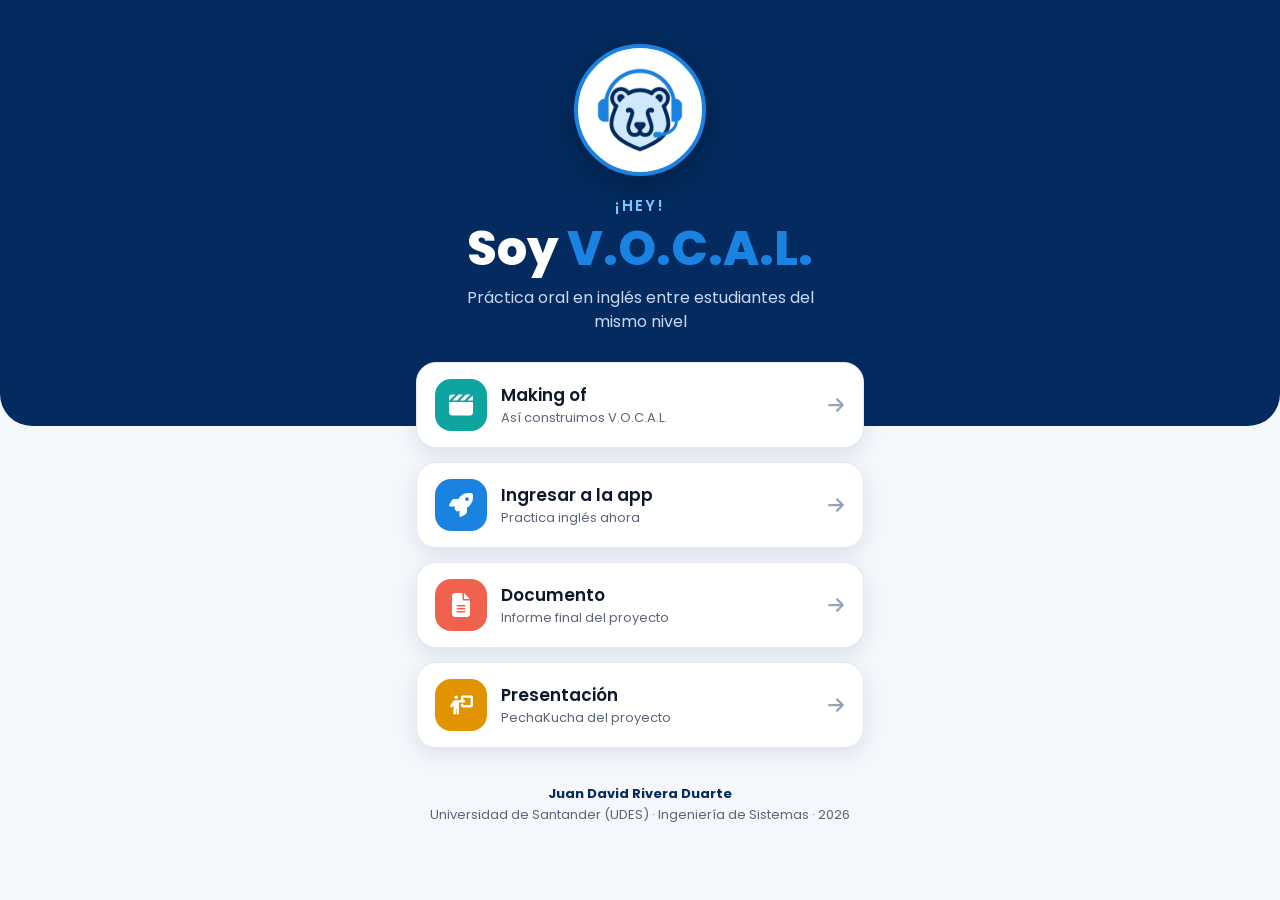
<file: index.html>
<!doctype html>
<html lang="es">
<head>
<meta charset="utf-8">
<meta name="viewport" content="width=device-width, initial-scale=1">
<title>V.O.C.A.L.</title>
<meta name="description" content="¡Hey! Soy V.O.C.A.L.: práctica oral en inglés entre estudiantes del mismo nivel.">
<meta name="theme-color" content="#032B5F">
<link rel="icon" href="[data-uri]">
<link rel="preconnect" href="https://fonts.googleapis.com">
<link rel="preconnect" href="https://fonts.gstatic.com" crossorigin>
<link href="https://fonts.googleapis.com/css2?family=Poppins:wght@500;600;800&display=swap" rel="stylesheet">
<style>
  :root { --navy:#032B5F; --navy2:#0B3A78; --blue:#1A82E1; --light:#D2E8FD; --teal:#0EA5A0; --coral:#F0624D; --amber:#E29400; --ink:#0F172A; --muted:#5B6478; --bg:#F4F7FB; }
  * { box-sizing:border-box; margin:0; }
  body { font-family:'Poppins', system-ui, -apple-system, 'Segoe UI', Roboto, Arial, sans-serif; background:var(--bg); color:var(--ink); min-height:100vh; }
  .hero { background:var(--navy); color:#fff; text-align:center; padding:44px 16px 92px; border-radius:0 0 32px 32px; }
  .logo { width:132px; height:132px; border-radius:50%; background:#fff; border:4px solid var(--blue); display:grid; place-items:center; margin:0 auto 18px; box-shadow:0 10px 30px rgba(0,0,0,.25); }
  .logo img { width:106px; height:106px; }
  .hey { font-size:15px; font-weight:600; letter-spacing:.14em; text-transform:uppercase; color:#7CC4FF; }
  h1 { font-size:clamp(34px, 9vw, 48px); font-weight:800; line-height:1.1; margin-top:6px; }
  h1 span { color:var(--blue); }
  .sub { font-size:16px; color:#C9D8F5; margin:10px auto 0; max-width:360px; line-height:1.5; }
  main { max-width:480px; margin:-64px auto 0; padding:0 16px 36px; display:grid; gap:14px; }
  .btn { display:flex; align-items:center; gap:14px; background:#fff; border-radius:20px; padding:16px 18px; text-decoration:none; color:var(--ink); box-shadow:0 6px 20px rgba(3,43,95,.10); border:1px solid #E2E8F0; transition:transform .15s ease, box-shadow .15s ease; }
  .btn:hover, .btn:focus-visible { transform:translateY(-2px); box-shadow:0 10px 26px rgba(3,43,95,.16); outline:none; }
  .badge { flex:none; width:52px; height:52px; border-radius:16px; display:grid; place-items:center; color:#fff; }
  .ic { width:24px; height:24px; }
  .txt { flex:1; display:flex; flex-direction:column; }
  .txt strong { font-size:17px; font-weight:600; }
  .txt small { font-size:13px; color:var(--muted); }
  .arrow { width:18px; height:18px; color:#94A3B8; flex:none; }
  .teal .badge { background:var(--teal); } .blue .badge { background:var(--blue); } .coral .badge { background:var(--coral); } .amber .badge { background:var(--amber); }
  footer { text-align:center; color:var(--muted); font-size:13px; padding:0 16px 32px; line-height:1.6; }
  footer b { color:var(--navy); }
</style>
</head>
<body>
  <header class="hero">
    <div class="logo"><img src="[data-uri]" alt="Logo de V.O.C.A.L."></div>
    <p class="hey">¡Hey!</p>
    <h1>Soy <span>V.O.C.A.L.</span></h1>
    <p class="sub">Práctica oral en inglés entre estudiantes del mismo nivel</p>
  </header>
  <main>
      <a class="btn teal" href="https://drive.google.com/file/d/1z0U7MqEe-kq87E4YvRNWMBNq_wOF7Msv/view?usp=sharing" target="_blank" rel="noopener">
        <span class="badge"><svg class="ic" aria-hidden="true" stroke="currentColor" fill="currentColor" stroke-width="0" viewBox="0 0 512 512" height="1em" width="1em" xmlns="http://www.w3.org/2000/svg"><path d="M448 32l-86.1 0-1 1-127 127 92.1 0 1-1L453.8 32.3c-1.9-.2-3.8-.3-5.8-.3zm64 128l0-64c0-15.1-5.3-29.1-14-40l-104 104L512 160zM294.1 32l-92.1 0-1 1L73.9 160l92.1 0 1-1 127-127zM64 32C28.7 32 0 60.7 0 96l0 64 6.1 0 1-1 127-127L64 32zM512 192L0 192 0 416c0 35.3 28.7 64 64 64l384 0c35.3 0 64-28.7 64-64l0-224z"></path></svg></span>
        <span class="txt"><strong>Making of</strong><small>Así construimos V.O.C.A.L.</small></span>
        <svg class="arrow" aria-hidden="true" stroke="currentColor" fill="currentColor" stroke-width="0" viewBox="0 0 448 512" height="1em" width="1em" xmlns="http://www.w3.org/2000/svg"><path d="M438.6 278.6c12.5-12.5 12.5-32.8 0-45.3l-160-160c-12.5-12.5-32.8-12.5-45.3 0s-12.5 32.8 0 45.3L338.8 224 32 224c-17.7 0-32 14.3-32 32s14.3 32 32 32l306.7 0L233.4 393.4c-12.5 12.5-12.5 32.8 0 45.3s32.8 12.5 45.3 0l160-160z"></path></svg>
      </a>
      <a class="btn blue" href="https://vocal-ot05.onrender.com" target="_blank" rel="noopener">
        <span class="badge"><svg class="ic" aria-hidden="true" stroke="currentColor" fill="currentColor" stroke-width="0" viewBox="0 0 512 512" height="1em" width="1em" xmlns="http://www.w3.org/2000/svg"><path d="M156.6 384.9L125.7 354c-8.5-8.5-11.5-20.8-7.7-32.2c3-8.9 7-20.5 11.8-33.8L24 288c-8.6 0-16.6-4.6-20.9-12.1s-4.2-16.7 .2-24.1l52.5-88.5c13-21.9 36.5-35.3 61.9-35.3l82.3 0c2.4-4 4.8-7.7 7.2-11.3C289.1-4.1 411.1-8.1 483.9 5.3c11.6 2.1 20.6 11.2 22.8 22.8c13.4 72.9 9.3 194.8-111.4 276.7c-3.5 2.4-7.3 4.8-11.3 7.2l0 82.3c0 25.4-13.4 49-35.3 61.9l-88.5 52.5c-7.4 4.4-16.6 4.5-24.1 .2s-12.1-12.2-12.1-20.9l0-107.2c-14.1 4.9-26.4 8.9-35.7 11.9c-11.2 3.6-23.4 .5-31.8-7.8zM384 168a40 40 0 1 0 0-80 40 40 0 1 0 0 80z"></path></svg></span>
        <span class="txt"><strong>Ingresar a la app</strong><small>Practica inglés ahora</small></span>
        <svg class="arrow" aria-hidden="true" stroke="currentColor" fill="currentColor" stroke-width="0" viewBox="0 0 448 512" height="1em" width="1em" xmlns="http://www.w3.org/2000/svg"><path d="M438.6 278.6c12.5-12.5 12.5-32.8 0-45.3l-160-160c-12.5-12.5-32.8-12.5-45.3 0s-12.5 32.8 0 45.3L338.8 224 32 224c-17.7 0-32 14.3-32 32s14.3 32 32 32l306.7 0L233.4 393.4c-12.5 12.5-12.5 32.8 0 45.3s32.8 12.5 45.3 0l160-160z"></path></svg>
      </a>
      <a class="btn coral" href="https://drive.google.com/file/d/1meswmT4bz1Lr47nX8kLnCYfKdVXbMtOY/view?usp=sharing" target="_blank" rel="noopener">
        <span class="badge"><svg class="ic" aria-hidden="true" stroke="currentColor" fill="currentColor" stroke-width="0" viewBox="0 0 384 512" height="1em" width="1em" xmlns="http://www.w3.org/2000/svg"><path d="M64 0C28.7 0 0 28.7 0 64L0 448c0 35.3 28.7 64 64 64l256 0c35.3 0 64-28.7 64-64l0-288-128 0c-17.7 0-32-14.3-32-32L224 0 64 0zM256 0l0 128 128 0L256 0zM112 256l160 0c8.8 0 16 7.2 16 16s-7.2 16-16 16l-160 0c-8.8 0-16-7.2-16-16s7.2-16 16-16zm0 64l160 0c8.8 0 16 7.2 16 16s-7.2 16-16 16l-160 0c-8.8 0-16-7.2-16-16s7.2-16 16-16zm0 64l160 0c8.8 0 16 7.2 16 16s-7.2 16-16 16l-160 0c-8.8 0-16-7.2-16-16s7.2-16 16-16z"></path></svg></span>
        <span class="txt"><strong>Documento</strong><small>Informe final del proyecto</small></span>
        <svg class="arrow" aria-hidden="true" stroke="currentColor" fill="currentColor" stroke-width="0" viewBox="0 0 448 512" height="1em" width="1em" xmlns="http://www.w3.org/2000/svg"><path d="M438.6 278.6c12.5-12.5 12.5-32.8 0-45.3l-160-160c-12.5-12.5-32.8-12.5-45.3 0s-12.5 32.8 0 45.3L338.8 224 32 224c-17.7 0-32 14.3-32 32s14.3 32 32 32l306.7 0L233.4 393.4c-12.5 12.5-12.5 32.8 0 45.3s32.8 12.5 45.3 0l160-160z"></path></svg>
      </a>
      <a class="btn amber" href="https://docs.google.com/presentation/d/18Df78-494607OaQZ-vamL5Pv2DN0lpEK/edit?usp=drive_link&amp;ouid=116706299756789058496&amp;rtpof=true&amp;sd=true" target="_blank" rel="noopener">
        <span class="badge"><svg class="ic" aria-hidden="true" stroke="currentColor" fill="currentColor" stroke-width="0" viewBox="0 0 640 512" height="1em" width="1em" xmlns="http://www.w3.org/2000/svg"><path d="M192 96a48 48 0 1 0 0-96 48 48 0 1 0 0 96zm-8 384l0-128 16 0 0 128c0 17.7 14.3 32 32 32s32-14.3 32-32l0-288 56 0 64 0 16 0c17.7 0 32-14.3 32-32s-14.3-32-32-32l-16 0 0-64 192 0 0 192-192 0 0-32-64 0 0 48c0 26.5 21.5 48 48 48l224 0c26.5 0 48-21.5 48-48l0-224c0-26.5-21.5-48-48-48L368 0c-26.5 0-48 21.5-48 48l0 80-76.9 0-65.9 0c-33.7 0-64.9 17.7-82.3 46.6l-58.3 97c-9.1 15.1-4.2 34.8 10.9 43.9s34.8 4.2 43.9-10.9L120 256.9 120 480c0 17.7 14.3 32 32 32s32-14.3 32-32z"></path></svg></span>
        <span class="txt"><strong>Presentación</strong><small>PechaKucha del proyecto</small></span>
        <svg class="arrow" aria-hidden="true" stroke="currentColor" fill="currentColor" stroke-width="0" viewBox="0 0 448 512" height="1em" width="1em" xmlns="http://www.w3.org/2000/svg"><path d="M438.6 278.6c12.5-12.5 12.5-32.8 0-45.3l-160-160c-12.5-12.5-32.8-12.5-45.3 0s-12.5 32.8 0 45.3L338.8 224 32 224c-17.7 0-32 14.3-32 32s14.3 32 32 32l306.7 0L233.4 393.4c-12.5 12.5-12.5 32.8 0 45.3s32.8 12.5 45.3 0l160-160z"></path></svg>
      </a>
  </main>
  <footer><b>Juan David Rivera Duarte</b><br>Universidad de Santander (UDES) · Ingeniería de Sistemas · 2026</footer>
</body>
</html>
</file>
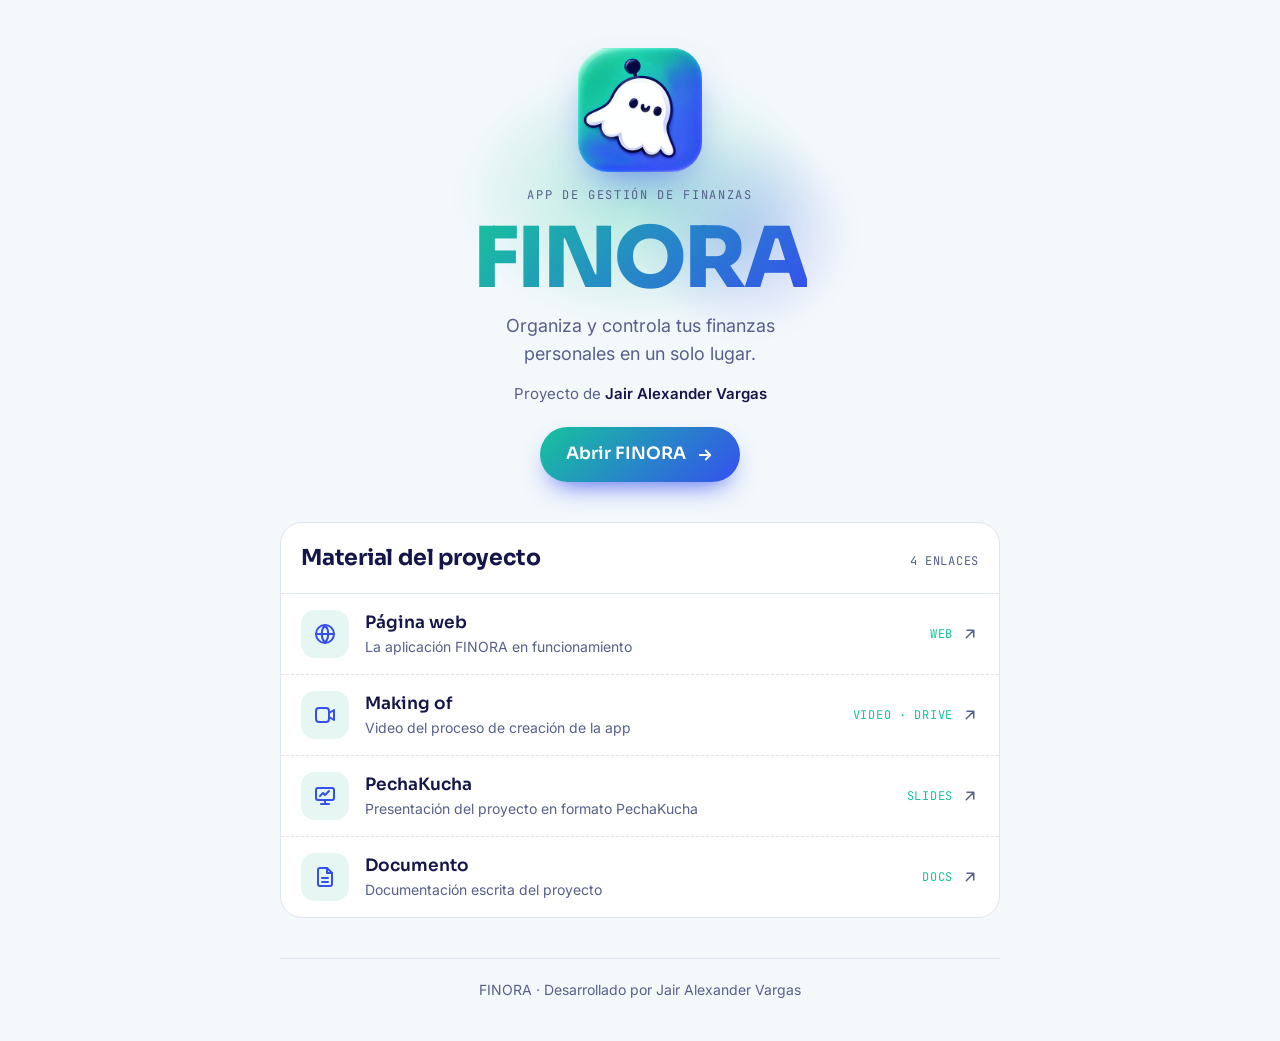
<file: finora/index.html>
<!doctype html>
<html lang="es">
<head>
<meta charset="utf-8">
<meta name="viewport" content="width=device-width, initial-scale=1, viewport-fit=cover">
<link rel="icon" href="data:,">
<title>FINORA</title>
<link rel="preconnect" href="https://fonts.googleapis.com">
<link rel="preconnect" href="https://fonts.gstatic.com" crossorigin>
<link rel="stylesheet" href="https://fonts.googleapis.com/css2?family=Sora:wght@500;600;700;800&family=Inter:wght@400;500;600&family=JetBrains+Mono:wght@500&display=swap">
<style>
/* Layout: single centred column — hero with logo, a ledger-style list of project links, then the QR card. */
:root{
  --bg:#f3f8fb; --surface:#ffffff; --ink:#14164a; --muted:#56608a; --line:#dde5f0;
  --teal:#17c39d; --blue:#3550ee; --tint:#e6f7f3;
  --grad:linear-gradient(135deg,var(--teal),var(--blue));
  --display:"Sora",ui-sans-serif,system-ui,sans-serif;
  --body:"Inter",ui-sans-serif,system-ui,-apple-system,"Segoe UI",sans-serif;
  --mono:"JetBrains Mono",ui-monospace,Menlo,Consolas,monospace;
}
@media (prefers-color-scheme:dark){:root:not([data-theme="light"]){
  --bg:#0c0e2b; --surface:#151842; --ink:#eef1ff; --muted:#a3abd6; --line:#272b5e; --teal:#2fd9b2; --blue:#6a82ff; --tint:#14304a; color-scheme:dark}}
:root[data-theme="dark"]{
  --bg:#0c0e2b; --surface:#151842; --ink:#eef1ff; --muted:#a3abd6; --line:#272b5e; --teal:#2fd9b2; --blue:#6a82ff; --tint:#14304a; color-scheme:dark}

*{box-sizing:border-box}
body{background:var(--bg);color:var(--ink);font-family:var(--body);font-size:16px;line-height:1.55;
  padding-left:max(16px,env(safe-area-inset-left,0px));padding-right:max(16px,env(safe-area-inset-right,0px));padding-block:0 40px;overflow-x:hidden}
.wrap{max-width:720px;margin:0 auto;display:flex;flex-direction:column;gap:40px}
a{color:inherit}
a:focus-visible{outline:3px solid var(--blue);outline-offset:3px;border-radius:12px}

/* hero */
.hero{position:relative;padding-top:48px;display:grid;justify-items:center;text-align:center;gap:14px}
.hero::before{content:"";position:absolute;z-index:-1;top:10px;left:50%;width:min(520px,100%);aspect-ratio:1.4;transform:translateX(-50%);
  background:radial-gradient(closest-side,color-mix(in srgb,var(--teal) 30%,transparent),transparent 70%),
  radial-gradient(closest-side at 70% 60%,color-mix(in srgb,var(--blue) 26%,transparent),transparent 70%);filter:blur(8px)}
.logo{width:124px;height:124px;border-radius:30px;box-shadow:0 18px 40px -16px color-mix(in srgb,var(--blue) 70%,transparent);animation:float 5s ease-in-out infinite}
@keyframes float{50%{transform:translateY(-8px) rotate(-2deg)}}
.eyebrow{font-family:var(--mono);font-size:12px;letter-spacing:.14em;text-transform:uppercase;color:var(--muted)}
h1{font-family:var(--display);font-weight:800;font-size:clamp(48px,13vw,84px);line-height:.95;letter-spacing:-.03em;margin:0;
  background:var(--grad);-webkit-background-clip:text;background-clip:text;color:transparent}
.lead{max-width:34ch;margin:0;font-size:18px;color:var(--muted);text-wrap:balance}
.by{font-size:15px;color:var(--muted)} .by b{color:var(--ink);font-weight:600}
.cta{display:inline-flex;align-items:center;gap:10px;margin-top:8px;padding:14px 26px;border-radius:999px;background:var(--grad);color:#fff;
  font-family:var(--display);font-weight:600;font-size:17px;text-decoration:none;box-shadow:0 12px 28px -12px var(--blue);transition:transform .15s}
.cta:hover{transform:translateY(-2px)}
.note{font-size:13px;color:var(--muted);margin:0}

/* ledger */
h2{font-family:var(--display);font-size:22px;font-weight:700;margin:0;letter-spacing:-.01em}
.ledger{background:var(--surface);border:1px solid var(--line);border-radius:22px;overflow:hidden}
.ledger header{display:flex;justify-content:space-between;align-items:baseline;gap:12px;padding:18px 20px;border-bottom:1px solid var(--line)}
.ledger header span{font-family:var(--mono);font-size:12px;color:var(--muted);letter-spacing:.06em}
.row{display:grid;grid-template-columns:48px 1fr auto;align-items:center;gap:16px;padding:16px 20px;text-decoration:none;border-bottom:1px dashed var(--line);transition:background .15s}
.row:last-child{border-bottom:0}
.row:hover{background:var(--tint)}
.ico{width:48px;height:48px;border-radius:14px;display:grid;place-items:center;background:var(--tint);color:var(--blue)}
.ico svg{width:24px;height:24px}
.txt{min-width:0}
.txt strong{display:block;font-family:var(--display);font-weight:600;font-size:17px}
.txt small{display:block;color:var(--muted);font-size:14px}
.kind{font-family:var(--mono);font-size:12px;color:var(--teal);text-transform:uppercase;letter-spacing:.06em;display:flex;align-items:center;gap:8px;white-space:nowrap}
.kind svg{width:18px;height:18px;color:var(--muted)}
@media (max-width:480px){.kind span{display:none}.row{gap:12px;padding:14px 16px}}

/* qr */
.qr{display:grid;grid-template-columns:auto 1fr;gap:28px;align-items:center;background:var(--surface);border:1px solid var(--line);border-radius:22px;padding:24px}
.qr .code{width:210px;max-width:100%;padding:8px;border-radius:20px;background:#fff;box-shadow:0 0 0 4px color-mix(in srgb,var(--teal) 35%,transparent)}
.qr .code svg{display:block;width:100%;height:auto}
.qr p{margin:6px 0 0;color:var(--muted);max-width:40ch}
.qr code{font-family:var(--mono);font-size:12px;word-break:break-all;color:var(--muted)}
@media (max-width:560px){.qr{grid-template-columns:1fr;justify-items:center;text-align:center}}

footer{text-align:center;font-size:14px;color:var(--muted);border-top:1px solid var(--line);padding-top:20px}
@media (prefers-reduced-motion:reduce){.logo{animation:none}.cta,.row{transition:none}}
</style>
<style>body{margin:0}img{max-width:100%}</style>
</head>
<body>


<div class="wrap">
  <section class="hero">
    <img class="logo" src="[data-uri]" alt="Logo de FINORA">
    <div class="eyebrow">App de gestión de finanzas</div>
    <h1>FINORA</h1>
    <p class="lead">Organiza y controla tus finanzas personales en un solo lugar.</p>
    <div class="by">Proyecto de <b>Jair Alexander Vargas</b></div>
    <a class="cta" href="https://finora-q9vf.onrender.com/" target="_blank" rel="noopener">Abrir FINORA
      <svg width="18" height="18" viewBox="0 0 24 24" fill="none" stroke="currentColor" stroke-width="2.4" stroke-linecap="round" stroke-linejoin="round"><path d="M5 12h14M13 6l6 6-6 6"/></svg></a>
  </section>

  <section class="ledger" aria-labelledby="mat">
    <header><h2 id="mat">Material del proyecto</h2><span>4 ENLACES</span></header>

    <a class="row" href="https://finora-q9vf.onrender.com/" target="_blank" rel="noopener">
      <div class="ico"><svg viewBox="0 0 24 24" fill="none" stroke="currentColor" stroke-width="2" stroke-linecap="round" stroke-linejoin="round"><circle cx="12" cy="12" r="9"/><path d="M3 12h18M12 3a14 14 0 0 1 0 18M12 3a14 14 0 0 0 0 18"/></svg></div>
      <div class="txt"><strong>Página web</strong><small>La aplicación FINORA en funcionamiento</small></div>
      <div class="kind"><span>Web</span><svg viewBox="0 0 24 24" fill="none" stroke="currentColor" stroke-width="2" stroke-linecap="round" stroke-linejoin="round"><path d="M7 17 17 7M8 7h9v9"/></svg></div>
    </a>

    <a class="row" href="https://drive.google.com/file/d/1L2F1JfnBUBKMoTs7CQVb8yq1nSnvIeCV/view?usp=drive_link" target="_blank" rel="noopener">
      <div class="ico"><svg viewBox="0 0 24 24" fill="none" stroke="currentColor" stroke-width="2" stroke-linecap="round" stroke-linejoin="round"><rect x="3" y="5" width="13" height="14" rx="3"/><path d="m16 10 5-3v10l-5-3"/></svg></div>
      <div class="txt"><strong>Making of</strong><small>Video del proceso de creación de la app</small></div>
      <div class="kind"><span>Video · Drive</span><svg viewBox="0 0 24 24" fill="none" stroke="currentColor" stroke-width="2" stroke-linecap="round" stroke-linejoin="round"><path d="M7 17 17 7M8 7h9v9"/></svg></div>
    </a>

    <a class="row" href="https://docs.google.com/presentation/d/1i_pMgIofERBx73Szs1uB5uj8A6h1S17V/edit?usp=drive_link&amp;ouid=110897491819690820965&amp;rtpof=true&amp;sd=true" target="_blank" rel="noopener">
      <div class="ico"><svg viewBox="0 0 24 24" fill="none" stroke="currentColor" stroke-width="2" stroke-linecap="round" stroke-linejoin="round"><rect x="3" y="4" width="18" height="12" rx="2"/><path d="M12 16v4M8 20h8M7 12l3-3 2 2 4-4"/></svg></div>
      <div class="txt"><strong>PechaKucha</strong><small>Presentación del proyecto en formato PechaKucha</small></div>
      <div class="kind"><span>Slides</span><svg viewBox="0 0 24 24" fill="none" stroke="currentColor" stroke-width="2" stroke-linecap="round" stroke-linejoin="round"><path d="M7 17 17 7M8 7h9v9"/></svg></div>
    </a>

    <a class="row" href="https://docs.google.com/document/d/1kGn7M3-yzhGRzU_F2D5NIQR9Xl41tA4v/edit?usp=drive_link&amp;ouid=110897491819690820965&amp;rtpof=true&amp;sd=true" target="_blank" rel="noopener">
      <div class="ico"><svg viewBox="0 0 24 24" fill="none" stroke="currentColor" stroke-width="2" stroke-linecap="round" stroke-linejoin="round"><path d="M14 3H7a2 2 0 0 0-2 2v14a2 2 0 0 0 2 2h10a2 2 0 0 0 2-2V8z"/><path d="M14 3v5h5M9 13h6M9 17h6"/></svg></div>
      <div class="txt"><strong>Documento</strong><small>Documentación escrita del proyecto</small></div>
      <div class="kind"><span>Docs</span><svg viewBox="0 0 24 24" fill="none" stroke="currentColor" stroke-width="2" stroke-linecap="round" stroke-linejoin="round"><path d="M7 17 17 7M8 7h9v9"/></svg></div>
    </a>
  </section>

  <footer>FINORA · Desarrollado por Jair Alexander Vargas</footer>
</div>

</body>
</html>
</file>
